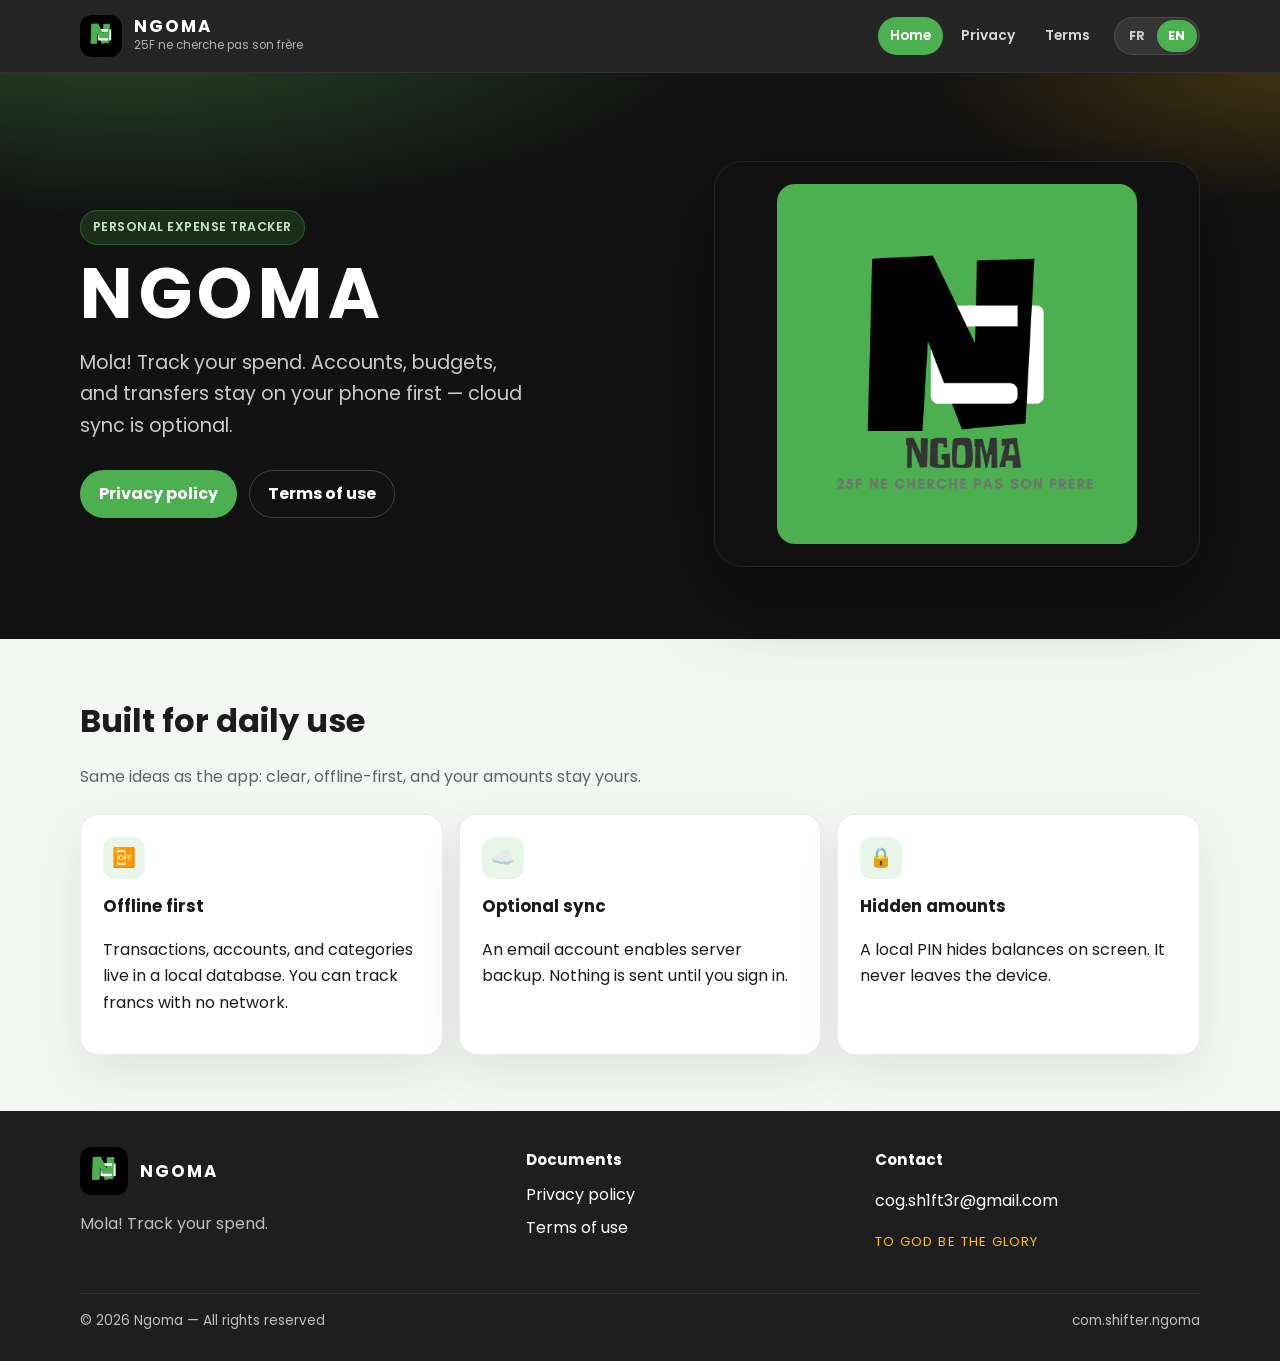
<file: index.html>
<!doctype html>
<html lang="fr">
<head>
  <meta charset="utf-8" />
  <meta name="viewport" content="width=device-width, initial-scale=1" />
  <meta name="theme-color" content="#121212" />
  <meta name="description" content="Ngoma — track your spend. Privacy policy and terms of use." />
  <title>Ngoma — Mola ! Track tes dépenses</title>
  <link rel="icon" href="assets/mark.png" />
  <link rel="apple-touch-icon" href="assets/mark.png" />
  <link rel="alternate" hreflang="fr" href="index.html?lang=fr" />
  <link rel="alternate" hreflang="en" href="index.html?lang=en" />
  <link rel="preconnect" href="https://fonts.googleapis.com" />
  <link rel="preconnect" href="https://fonts.gstatic.com" crossorigin />
  <link href="https://fonts.googleapis.com/css2?family=Poppins:wght@400;600;700;800&display=swap" rel="stylesheet" />
  <link rel="stylesheet" href="styles.css" />
</head>
<body>
  <a class="skip" href="#contenu">Skip to content</a>
  <header class="site-header">
    <div class="wrap header-inner">
      <a class="brand" href="index.html">
        <img class="brand-mark" src="assets/mark.png" alt="Ngoma logo" />
        <span class="brand-text">
          <strong>NGOMA</strong>
          <small>25F ne cherche pas son frère</small>
        </span>
      </a>
      <div class="header-actions">
        <nav class="nav" data-lang="fr" aria-label="Principal">
          <a href="index.html" class="active">Accueil</a>
          <a href="privacy.html">Confidentialité</a>
          <a href="terms.html">Conditions</a>
        </nav>
        <nav class="nav" data-lang="en" hidden aria-label="Main">
          <a href="index.html" class="active">Home</a>
          <a href="privacy.html">Privacy</a>
          <a href="terms.html">Terms</a>
        </nav>
        <div class="lang-switch" role="group" aria-label="Language">
          <button type="button" data-set-lang="fr" aria-pressed="true">FR</button>
          <button type="button" data-set-lang="en" aria-pressed="false">EN</button>
        </div>
      </div>
    </div>
  </header>

  <main id="contenu">
    <section class="hero">
      <div class="wrap hero-grid">
        <div data-lang="fr">
          <span class="eyebrow">Application de suivi des dépenses</span>
          <h1>NGOMA</h1>
          <p class="lead">Mola ! Track tes dépenses. Tes comptes, budgets et virements restent d’abord sur ton téléphone — la synchro cloud est optionnelle.</p>
          <div class="cta-row">
            <a class="btn btn-primary" href="privacy.html">Politique de confidentialité</a>
            <a class="btn btn-ghost" href="terms.html">Conditions générales</a>
          </div>
        </div>
        <div data-lang="en" hidden>
          <span class="eyebrow">Personal expense tracker</span>
          <h1>NGOMA</h1>
          <p class="lead">Mola! Track your spend. Accounts, budgets, and transfers stay on your phone first — cloud sync is optional.</p>
          <div class="cta-row">
            <a class="btn btn-primary" href="privacy.html">Privacy policy</a>
            <a class="btn btn-ghost" href="terms.html">Terms of use</a>
          </div>
        </div>
        <div class="logo-card">
          <img src="assets/logo.png" alt="Ngoma — 25F ne cherche pas son frère" />
        </div>
      </div>
    </section>

    <section class="section">
      <div class="wrap">
        <div data-lang="fr">
          <h2>Conçu pour le quotidien</h2>
          <p class="muted">Les mêmes principes que dans l’app : clair, hors-ligne d’abord, et tes montants restent les tiens.</p>
          <div class="cards">
            <article class="card">
              <div class="icon-dot" aria-hidden="true">📴</div>
              <h3>Hors-ligne d’abord</h3>
              <p>Écritures, comptes et catégories vivent dans une base locale. Tu peux suivre tes francs sans réseau.</p>
            </article>
            <article class="card">
              <div class="icon-dot" aria-hidden="true">☁️</div>
              <h3>Synchro optionnelle</h3>
              <p>Un compte e-mail permet la sauvegarde serveur. Rien n’est envoyé tant que tu n’es pas connecté.</p>
            </article>
            <article class="card">
              <div class="icon-dot" aria-hidden="true">🔒</div>
              <h3>Montants masqués</h3>
              <p>Un PIN local cache les soldes à l’écran. Il ne quitte pas l’appareil.</p>
            </article>
          </div>
        </div>
        <div data-lang="en" hidden>
          <h2>Built for daily use</h2>
          <p class="muted">Same ideas as the app: clear, offline-first, and your amounts stay yours.</p>
          <div class="cards">
            <article class="card">
              <div class="icon-dot" aria-hidden="true">📴</div>
              <h3>Offline first</h3>
              <p>Transactions, accounts, and categories live in a local database. You can track francs with no network.</p>
            </article>
            <article class="card">
              <div class="icon-dot" aria-hidden="true">☁️</div>
              <h3>Optional sync</h3>
              <p>An email account enables server backup. Nothing is sent until you sign in.</p>
            </article>
            <article class="card">
              <div class="icon-dot" aria-hidden="true">🔒</div>
              <h3>Hidden amounts</h3>
              <p>A local PIN hides balances on screen. It never leaves the device.</p>
            </article>
          </div>
        </div>
      </div>
    </section>
  </main>

  <footer class="site-footer">
    <div class="wrap">
      <div class="footer-grid">
        <div>
          <a class="brand" href="index.html">
            <img class="brand-mark" src="assets/mark.png" alt="" />
            <span class="brand-text"><strong>NGOMA</strong></span>
          </a>
          <p data-lang="fr">Mola ! Track tes dépenses.</p>
          <p data-lang="en" hidden>Mola! Track your spend.</p>
        </div>
        <div>
          <h3 data-lang="fr">Documents</h3>
          <h3 data-lang="en" hidden>Documents</h3>
          <ul data-lang="fr">
            <li><a href="privacy.html">Politique de confidentialité</a></li>
            <li><a href="terms.html">Conditions générales</a></li>
          </ul>
          <ul data-lang="en" hidden>
            <li><a href="privacy.html">Privacy policy</a></li>
            <li><a href="terms.html">Terms of use</a></li>
          </ul>
        </div>
        <div>
          <h3>Contact</h3>
          <p><a href="mailto:cog.sh1ft3r@gmail.com">cog.sh1ft3r@gmail.com</a></p>
          <p class="glory">TO GOD BE THE GLORY</p>
        </div>
      </div>
      <div class="copy">
        <span data-lang="fr">© 2026 Ngoma — Tous droits réservés</span>
        <span data-lang="en" hidden>© 2026 Ngoma — All rights reserved</span>
        <span>com.shifter.ngoma</span>
      </div>
    </div>
  </footer>
  <script src="lang.js"></script>
</body>
</html>
</file>
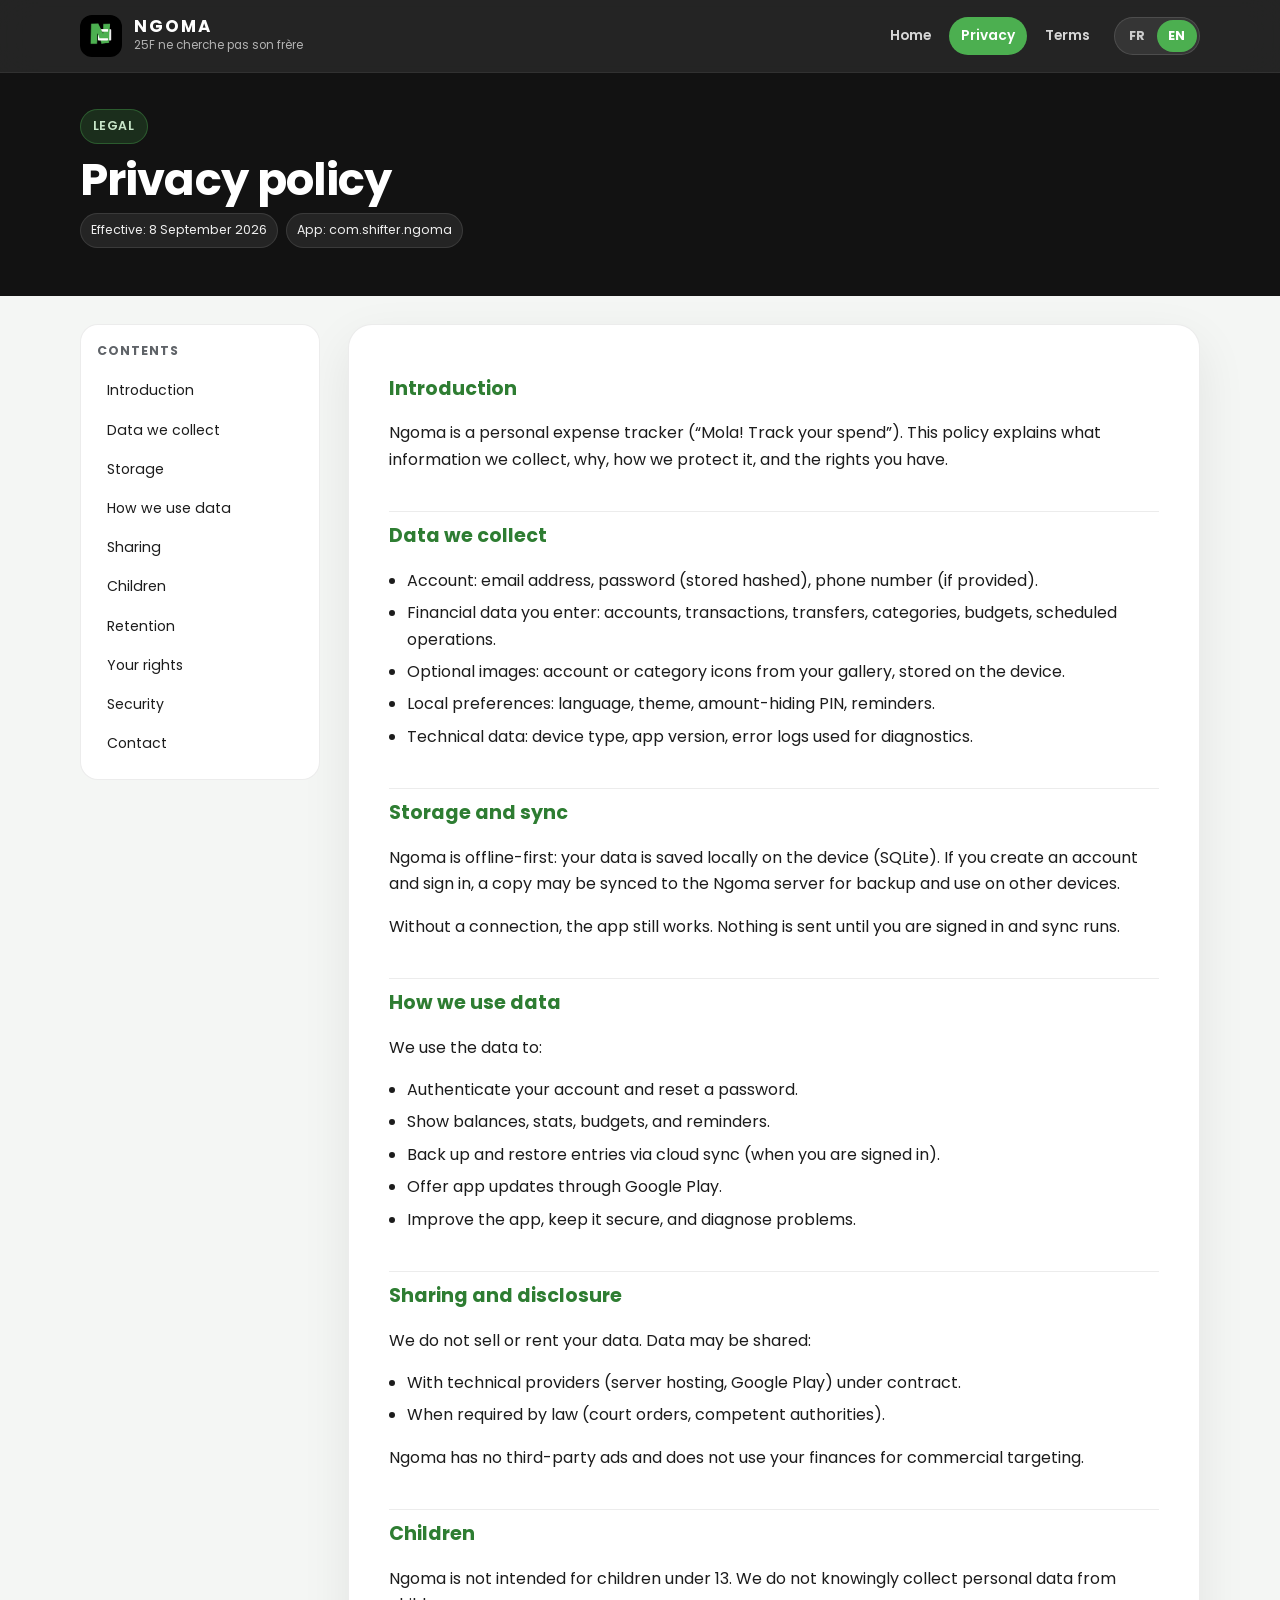
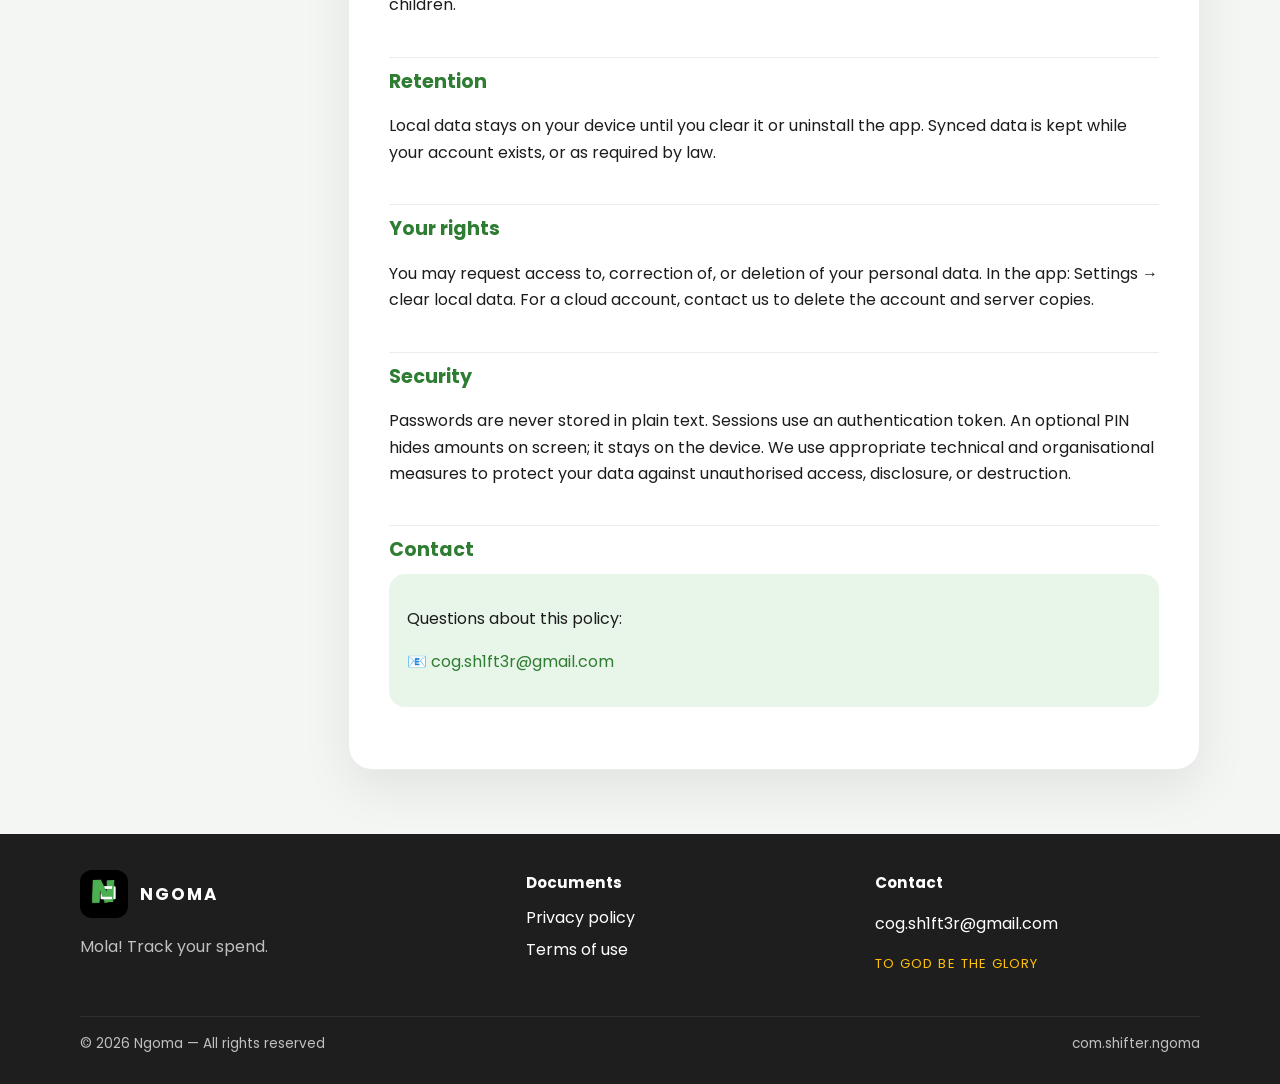
<file: privacy.html>
<!doctype html>
<html lang="fr">
<head>
  <meta charset="utf-8" />
  <meta name="viewport" content="width=device-width, initial-scale=1" />
  <meta name="theme-color" content="#121212" />
  <meta name="description" content="Privacy policy for the Ngoma app." />
  <title>Privacy policy — Ngoma</title>
  <link rel="icon" href="assets/mark.png" />
  <link rel="apple-touch-icon" href="assets/mark.png" />
  <link rel="alternate" hreflang="fr" href="privacy.html?lang=fr" />
  <link rel="alternate" hreflang="en" href="privacy.html?lang=en" />
  <link rel="preconnect" href="https://fonts.googleapis.com" />
  <link rel="preconnect" href="https://fonts.gstatic.com" crossorigin />
  <link href="https://fonts.googleapis.com/css2?family=Poppins:wght@400;600;700;800&display=swap" rel="stylesheet" />
  <link rel="stylesheet" href="styles.css" />
</head>
<body>
  <a class="skip" href="#contenu">Skip to content</a>
  <header class="site-header">
    <div class="wrap header-inner">
      <a class="brand" href="index.html">
        <img class="brand-mark" src="assets/mark.png" alt="Ngoma logo" />
        <span class="brand-text">
          <strong>NGOMA</strong>
          <small>25F ne cherche pas son frère</small>
        </span>
      </a>
      <div class="header-actions">
        <nav class="nav" data-lang="fr" aria-label="Principal">
          <a href="index.html">Accueil</a>
          <a href="privacy.html" class="active">Confidentialité</a>
          <a href="terms.html">Conditions</a>
        </nav>
        <nav class="nav" data-lang="en" hidden aria-label="Main">
          <a href="index.html">Home</a>
          <a href="privacy.html" class="active">Privacy</a>
          <a href="terms.html">Terms</a>
        </nav>
        <div class="lang-switch" role="group" aria-label="Language">
          <button type="button" data-set-lang="fr">FR</button>
          <button type="button" data-set-lang="en">EN</button>
        </div>
      </div>
    </div>
  </header>

  <header class="doc-hero">
    <div class="wrap">
      <div data-lang="fr">
        <span class="eyebrow">Documents légaux</span>
        <h1>Politique de confidentialité</h1>
        <div class="doc-meta">
          <span class="chip">Effective : 8 septembre 2026</span>
          <span class="chip">App : com.shifter.ngoma</span>
        </div>
      </div>
      <div data-lang="en" hidden>
        <span class="eyebrow">Legal</span>
        <h1>Privacy policy</h1>
        <div class="doc-meta">
          <span class="chip">Effective: 8 September 2026</span>
          <span class="chip">App: com.shifter.ngoma</span>
        </div>
      </div>
    </div>
  </header>

  <div class="wrap doc-layout" id="contenu">
    <aside class="toc" data-lang="fr">
      <h2>Sommaire</h2>
      <div class="toc-links">
        <a href="#intro">Introduction</a>
        <a href="#donnees">Données collectées</a>
        <a href="#stockage">Stockage</a>
        <a href="#usage">Utilisation</a>
        <a href="#partage">Partage</a>
        <a href="#mineurs">Mineurs</a>
        <a href="#conservation">Conservation</a>
        <a href="#droits">Vos droits</a>
        <a href="#securite">Sécurité</a>
        <a href="#contact">Contact</a>
      </div>
    </aside>
    <aside class="toc" data-lang="en" hidden>
      <h2>Contents</h2>
      <div class="toc-links">
        <a href="#intro-en">Introduction</a>
        <a href="#data">Data we collect</a>
        <a href="#storage">Storage</a>
        <a href="#use">How we use data</a>
        <a href="#sharing">Sharing</a>
        <a href="#children">Children</a>
        <a href="#retention">Retention</a>
        <a href="#rights">Your rights</a>
        <a href="#security">Security</a>
        <a href="#contact-en">Contact</a>
      </div>
    </aside>

    <article class="article" data-lang="fr">
      <section id="intro">
        <h2>Introduction</h2>
        <p>
          Ngoma est une application de suivi des dépenses personnelles
          («&nbsp;Mola&nbsp;! Track tes dépenses&nbsp;»).
          Cette Politique explique quelles informations nous collectons, pourquoi,
          comment nous les protégeons et les droits dont vous disposez.
        </p>
      </section>
      <section id="donnees">
        <h2>Données collectées</h2>
        <ul>
          <li>Compte : adresse e-mail, mot de passe (stocké de façon hachée), numéro de téléphone (si fourni).</li>
          <li>Données financières que vous saisissez : comptes, transactions, virements, catégories, budgets, opérations planifiées.</li>
          <li>Images facultatives : icônes de comptes ou de catégories choisies depuis votre galerie, stockées sur l’appareil.</li>
          <li>Préférences locales : langue, thème, PIN de masquage des montants, rappels.</li>
          <li>Données techniques : type d’appareil, version de l’app, journaux d’erreur utiles au diagnostic.</li>
        </ul>
      </section>
      <section id="stockage">
        <h2>Stockage et synchronisation</h2>
        <p>
          Ngoma fonctionne d’abord hors ligne : vos données sont enregistrées localement
          sur l’appareil (base SQLite). Si vous créez un compte et vous connectez,
          une copie peut être synchronisée avec le serveur Ngoma pour sauvegarde
          et utilisation sur d’autres appareils.
        </p>
        <p>
          Sans connexion, l’app reste utilisable ; rien n’est envoyé tant que vous
          n’êtes pas identifié et que la synchro n’est pas déclenchée.
        </p>
      </section>
      <section id="usage">
        <h2>Utilisation des données</h2>
        <p>Nous utilisons les données pour :</p>
        <ul>
          <li>Authentifier votre compte et réinitialiser un mot de passe.</li>
          <li>Afficher soldes, statistiques, budgets et rappels.</li>
          <li>Sauvegarder et restaurer vos écritures via la synchro cloud (si vous êtes connecté).</li>
          <li>Proposer les mises à jour de l’application via Google Play.</li>
          <li>Améliorer l’application, assurer la sécurité et diagnostiquer des problèmes.</li>
        </ul>
      </section>
      <section id="partage">
        <h2>Partage et divulgation</h2>
        <p>Nous ne vendons pas et ne louons pas vos données. Les données peuvent être partagées :</p>
        <ul>
          <li>Avec des prestataires techniques (hébergement du serveur, Google Play) sous contrat.</li>
          <li>Lorsque la loi l’exige (ordres judiciaires, autorités compétentes).</li>
        </ul>
        <p>Ngoma ne contient pas de publicité tierce et n’utilise pas vos finances à des fins commerciales.</p>
      </section>
      <section id="mineurs">
        <h2>Mineurs</h2>
        <p>
          Ngoma n’est pas destinée aux enfants de moins de 13 ans.
          Nous ne collectons pas sciemment de données personnelles auprès de mineurs.
        </p>
      </section>
      <section id="conservation">
        <h2>Conservation</h2>
        <p>
          Les données locales restent sur votre appareil jusqu’à ce que vous les
          effaciez ou désinstalliez l’application. Les données synchronisées sont
          conservées tant que votre compte existe, ou selon les obligations légales.
        </p>
      </section>
      <section id="droits">
        <h2>Vos droits</h2>
        <p>
          Vous pouvez demander l’accès, la rectification ou la suppression de vos données personnelles.
          Dans l’application : Paramètres → effacer les données locales.
          Pour un compte cloud, contactez-nous pour suppression du compte et des copies serveur.
        </p>
      </section>
      <section id="securite">
        <h2>Sécurité</h2>
        <p>
          Le mot de passe n’est jamais stocké en clair. La session utilise un jeton d’authentification.
          Un PIN optionnel masque les montants à l’écran ; il reste sur l’appareil.
          Nous mettons en place des moyens techniques et organisationnels appropriés pour protéger vos données
          contre tout accès non autorisé, divulgation ou destruction.
        </p>
      </section>
      <section id="contact">
        <h2>Contact</h2>
        <div class="contact-box">
          <p>Pour toute question concernant cette Politique :</p>
          <p>📧 <a href="mailto:cog.sh1ft3r@gmail.com">cog.sh1ft3r@gmail.com</a></p>
        </div>
      </section>
    </article>

    <article class="article" data-lang="en" hidden>
      <section id="intro-en">
        <h2>Introduction</h2>
        <p>
          Ngoma is a personal expense tracker (“Mola! Track your spend”).
          This policy explains what information we collect, why, how we protect it,
          and the rights you have.
        </p>
      </section>
      <section id="data">
        <h2>Data we collect</h2>
        <ul>
          <li>Account: email address, password (stored hashed), phone number (if provided).</li>
          <li>Financial data you enter: accounts, transactions, transfers, categories, budgets, scheduled operations.</li>
          <li>Optional images: account or category icons from your gallery, stored on the device.</li>
          <li>Local preferences: language, theme, amount-hiding PIN, reminders.</li>
          <li>Technical data: device type, app version, error logs used for diagnostics.</li>
        </ul>
      </section>
      <section id="storage">
        <h2>Storage and sync</h2>
        <p>
          Ngoma is offline-first: your data is saved locally on the device (SQLite).
          If you create an account and sign in, a copy may be synced to the Ngoma
          server for backup and use on other devices.
        </p>
        <p>
          Without a connection, the app still works. Nothing is sent until you are
          signed in and sync runs.
        </p>
      </section>
      <section id="use">
        <h2>How we use data</h2>
        <p>We use the data to:</p>
        <ul>
          <li>Authenticate your account and reset a password.</li>
          <li>Show balances, stats, budgets, and reminders.</li>
          <li>Back up and restore entries via cloud sync (when you are signed in).</li>
          <li>Offer app updates through Google Play.</li>
          <li>Improve the app, keep it secure, and diagnose problems.</li>
        </ul>
      </section>
      <section id="sharing">
        <h2>Sharing and disclosure</h2>
        <p>We do not sell or rent your data. Data may be shared:</p>
        <ul>
          <li>With technical providers (server hosting, Google Play) under contract.</li>
          <li>When required by law (court orders, competent authorities).</li>
        </ul>
        <p>Ngoma has no third-party ads and does not use your finances for commercial targeting.</p>
      </section>
      <section id="children">
        <h2>Children</h2>
        <p>
          Ngoma is not intended for children under 13.
          We do not knowingly collect personal data from children.
        </p>
      </section>
      <section id="retention">
        <h2>Retention</h2>
        <p>
          Local data stays on your device until you clear it or uninstall the app.
          Synced data is kept while your account exists, or as required by law.
        </p>
      </section>
      <section id="rights">
        <h2>Your rights</h2>
        <p>
          You may request access to, correction of, or deletion of your personal data.
          In the app: Settings → clear local data.
          For a cloud account, contact us to delete the account and server copies.
        </p>
      </section>
      <section id="security">
        <h2>Security</h2>
        <p>
          Passwords are never stored in plain text. Sessions use an authentication token.
          An optional PIN hides amounts on screen; it stays on the device.
          We use appropriate technical and organisational measures to protect your data
          against unauthorised access, disclosure, or destruction.
        </p>
      </section>
      <section id="contact-en">
        <h2>Contact</h2>
        <div class="contact-box">
          <p>Questions about this policy:</p>
          <p>📧 <a href="mailto:cog.sh1ft3r@gmail.com">cog.sh1ft3r@gmail.com</a></p>
        </div>
      </section>
    </article>
  </div>

  <footer class="site-footer">
    <div class="wrap">
      <div class="footer-grid">
        <div>
          <a class="brand" href="index.html">
            <img class="brand-mark" src="assets/mark.png" alt="" />
            <span class="brand-text"><strong>NGOMA</strong></span>
          </a>
          <p data-lang="fr">Mola ! Track tes dépenses.</p>
          <p data-lang="en" hidden>Mola! Track your spend.</p>
        </div>
        <div>
          <h3 data-lang="fr">Documents</h3>
          <h3 data-lang="en" hidden>Documents</h3>
          <ul data-lang="fr">
            <li><a href="privacy.html">Politique de confidentialité</a></li>
            <li><a href="terms.html">Conditions générales</a></li>
          </ul>
          <ul data-lang="en" hidden>
            <li><a href="privacy.html">Privacy policy</a></li>
            <li><a href="terms.html">Terms of use</a></li>
          </ul>
        </div>
        <div>
          <h3>Contact</h3>
          <p><a href="mailto:cog.sh1ft3r@gmail.com">cog.sh1ft3r@gmail.com</a></p>
          <p class="glory">TO GOD BE THE GLORY</p>
        </div>
      </div>
      <div class="copy">
        <span data-lang="fr">© 2026 Ngoma — Tous droits réservés</span>
        <span data-lang="en" hidden>© 2026 Ngoma — All rights reserved</span>
        <span>com.shifter.ngoma</span>
      </div>
    </div>
  </footer>
  <script src="lang.js"></script>
</body>
</html>
</file>
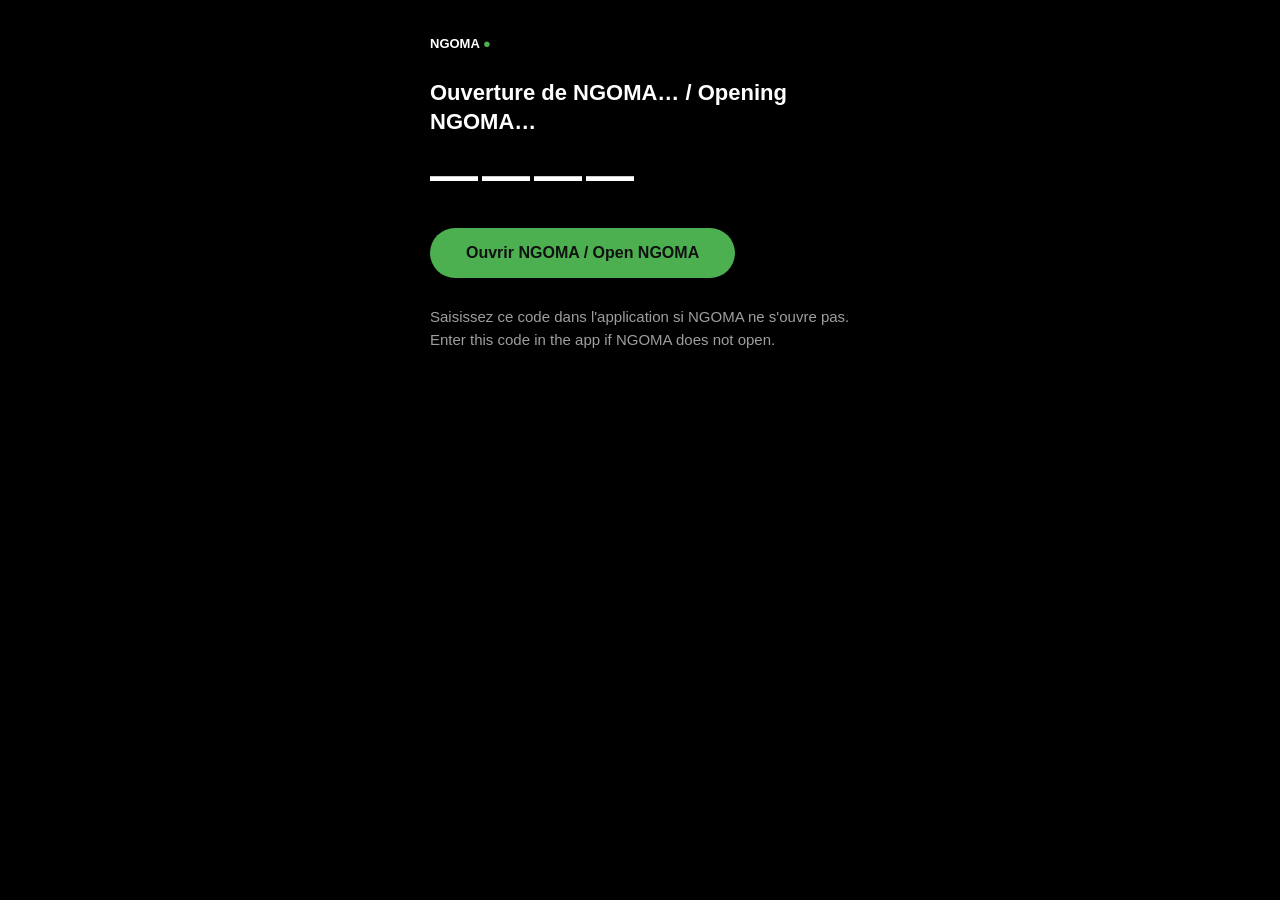
<file: reset.html>
<!doctype html>
<html lang="fr">
<head>
  <meta charset="utf-8" />
  <meta name="viewport" content="width=device-width, initial-scale=1" />
  <meta name="theme-color" content="#000000" />
  <title>NGOMA — Réinitialisation / Password reset</title>
  <link rel="icon" href="assets/mark.png" />
  <style>
    html, body { margin: 0; background: #000; color: #fff; font-family: Arial, Helvetica, sans-serif; }
    main { max-width: 420px; margin: 0 auto; padding: 36px 24px 48px; }
    .brand { margin: 0 0 28px; font-size: 13px; font-weight: 700; }
    .dot { color: #4caf50; }
    h1 { margin: 0 0 16px; font-size: 22px; line-height: 1.3; }
    .code { margin: 0 0 28px; font-size: 48px; line-height: 1; font-weight: 700; letter-spacing: 4px; }
    .btn { display: inline-block; background: #4caf50; color: #111; text-decoration: none; font-weight: 700; font-size: 16px; padding: 16px 36px; border-radius: 999px; }
    .note { margin: 28px 0 0; color: #9e9e9e; font-size: 15px; line-height: 1.5; }
  </style>
</head>
<body>
  <main>
    <p class="brand">NGOMA <span class="dot">●</span></p>
    <h1 id="title">Ouverture de NGOMA… / Opening NGOMA…</h1>
    <p id="code" class="code">————</p>
    <a id="open" class="btn" href="#">Ouvrir NGOMA / Open NGOMA</a>
    <p class="note">
      Saisissez ce code dans l'application si NGOMA ne s'ouvre pas.<br>
      Enter this code in the app if NGOMA does not open.
    </p>
  </main>
  <script>
    const params = new URLSearchParams(location.search);
    const token = params.get('token') || '';
    const stay = params.get('stay') === '1';
    const android = /Android/i.test(navigator.userAgent || '');
    const appLink = 'com.shifter.ngoma://login-callback/?type=recovery&token=' + encodeURIComponent(token);
    const intentLink = 'intent://login-callback/?type=recovery&token=' + encodeURIComponent(token)
      + '#Intent;scheme=com.shifter.ngoma;package=com.shifter.ngoma;end';
    const target = android ? intentLink : appLink;

    const codeEl = document.getElementById('code');
    const openEl = document.getElementById('open');
    if (token) codeEl.textContent = token;
    openEl.href = target;

    if (token && !stay) {
      window.location.replace(target);
    }
  </script>
</body>
</html>
</file>
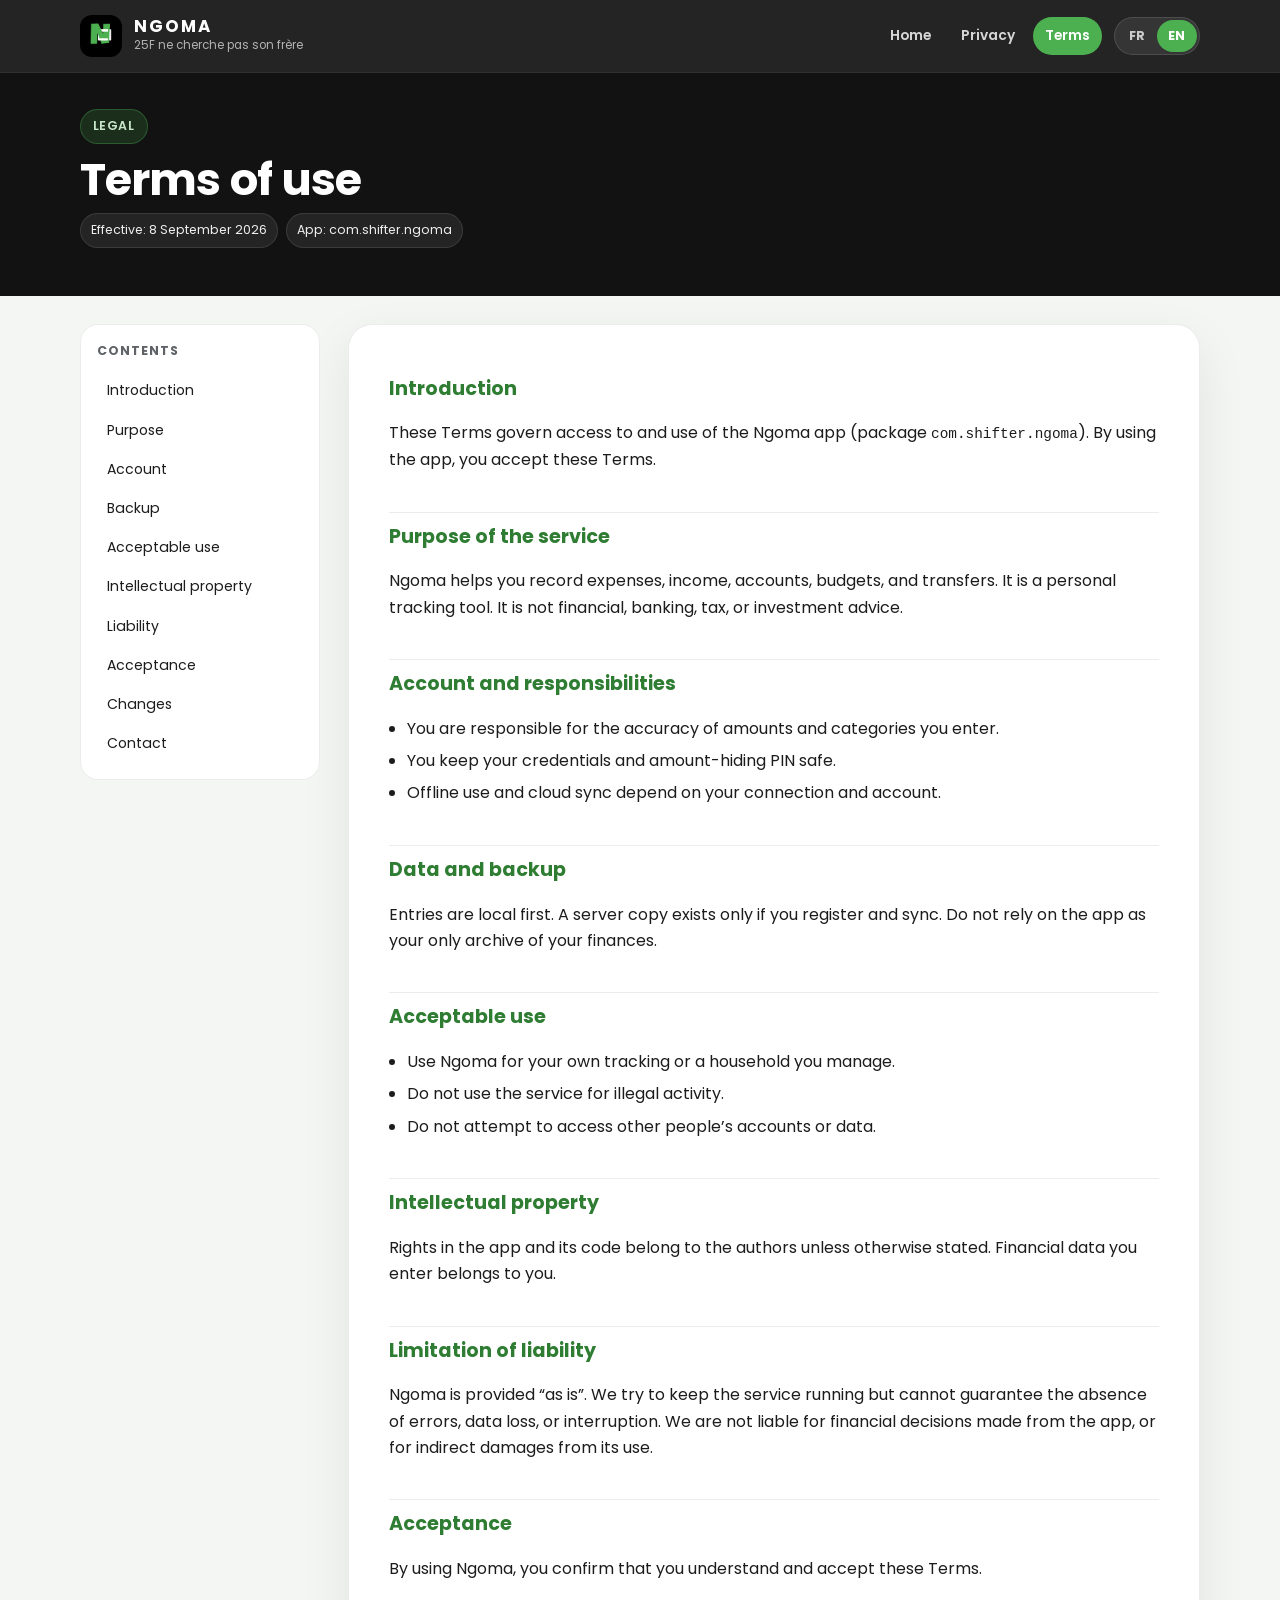
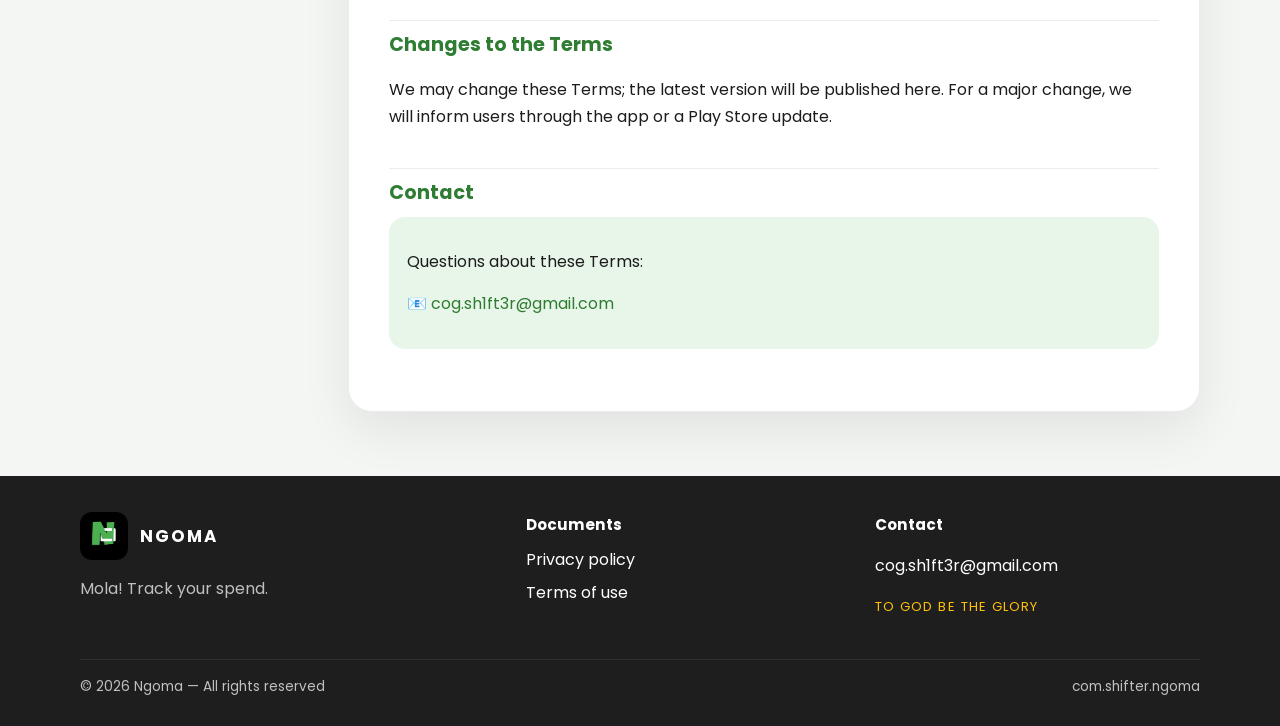
<file: terms.html>
<!doctype html>
<html lang="fr">
<head>
  <meta charset="utf-8" />
  <meta name="viewport" content="width=device-width, initial-scale=1" />
  <meta name="theme-color" content="#121212" />
  <meta name="description" content="Terms of use for the Ngoma app." />
  <title>Terms of use — Ngoma</title>
  <link rel="icon" href="assets/mark.png" />
  <link rel="apple-touch-icon" href="assets/mark.png" />
  <link rel="alternate" hreflang="fr" href="terms.html?lang=fr" />
  <link rel="alternate" hreflang="en" href="terms.html?lang=en" />
  <link rel="preconnect" href="https://fonts.googleapis.com" />
  <link rel="preconnect" href="https://fonts.gstatic.com" crossorigin />
  <link href="https://fonts.googleapis.com/css2?family=Poppins:wght@400;600;700;800&display=swap" rel="stylesheet" />
  <link rel="stylesheet" href="styles.css" />
</head>
<body>
  <a class="skip" href="#contenu">Skip to content</a>
  <header class="site-header">
    <div class="wrap header-inner">
      <a class="brand" href="index.html">
        <img class="brand-mark" src="assets/mark.png" alt="Ngoma logo" />
        <span class="brand-text">
          <strong>NGOMA</strong>
          <small>25F ne cherche pas son frère</small>
        </span>
      </a>
      <div class="header-actions">
        <nav class="nav" data-lang="fr" aria-label="Principal">
          <a href="index.html">Accueil</a>
          <a href="privacy.html">Confidentialité</a>
          <a href="terms.html" class="active">Conditions</a>
        </nav>
        <nav class="nav" data-lang="en" hidden aria-label="Main">
          <a href="index.html">Home</a>
          <a href="privacy.html">Privacy</a>
          <a href="terms.html" class="active">Terms</a>
        </nav>
        <div class="lang-switch" role="group" aria-label="Language">
          <button type="button" data-set-lang="fr">FR</button>
          <button type="button" data-set-lang="en">EN</button>
        </div>
      </div>
    </div>
  </header>

  <header class="doc-hero">
    <div class="wrap">
      <div data-lang="fr">
        <span class="eyebrow">Documents légaux</span>
        <h1>Conditions générales d’utilisation</h1>
        <div class="doc-meta">
          <span class="chip">Effective : 8 septembre 2026</span>
          <span class="chip">App : com.shifter.ngoma</span>
        </div>
      </div>
      <div data-lang="en" hidden>
        <span class="eyebrow">Legal</span>
        <h1>Terms of use</h1>
        <div class="doc-meta">
          <span class="chip">Effective: 8 September 2026</span>
          <span class="chip">App: com.shifter.ngoma</span>
        </div>
      </div>
    </div>
  </header>

  <div class="wrap doc-layout" id="contenu">
    <aside class="toc" data-lang="fr">
      <h2>Sommaire</h2>
      <div class="toc-links">
        <a href="#intro">Introduction</a>
        <a href="#objet">Objet</a>
        <a href="#compte">Compte</a>
        <a href="#sauvegarde">Sauvegarde</a>
        <a href="#usage">Usage</a>
        <a href="#propriete">Propriété</a>
        <a href="#responsabilite">Responsabilité</a>
        <a href="#acceptation">Acceptation</a>
        <a href="#modification">Modifications</a>
        <a href="#contact">Contact</a>
      </div>
    </aside>
    <aside class="toc" data-lang="en" hidden>
      <h2>Contents</h2>
      <div class="toc-links">
        <a href="#intro-en">Introduction</a>
        <a href="#purpose">Purpose</a>
        <a href="#account">Account</a>
        <a href="#backup">Backup</a>
        <a href="#acceptable">Acceptable use</a>
        <a href="#ip">Intellectual property</a>
        <a href="#liability">Liability</a>
        <a href="#acceptance">Acceptance</a>
        <a href="#changes">Changes</a>
        <a href="#contact-en">Contact</a>
      </div>
    </aside>

    <article class="article" data-lang="fr">
      <section id="intro">
        <h2>Introduction</h2>
        <p>
          Les présentes Conditions régissent l’accès et l’utilisation de l’application Ngoma
          (package <code>com.shifter.ngoma</code>).
          En utilisant l’application, vous acceptez ces Conditions.
        </p>
      </section>
      <section id="objet">
        <h2>Objet du service</h2>
        <p>
          Ngoma vous aide à enregistrer dépenses, revenus, comptes, budgets et virements.
          C’est un outil de suivi personnel. Elle ne constitue pas un conseil financier,
          bancaire, fiscal ou d’investissement.
        </p>
      </section>
      <section id="compte">
        <h2>Compte et responsabilités</h2>
        <ul>
          <li>Vous êtes responsable de l’exactitude des montants et catégories que vous saisissez.</li>
          <li>Vous protégez vos identifiants et le PIN de masquage des montants.</li>
          <li>L’usage hors ligne et la synchro cloud relèvent de votre connexion et de votre compte.</li>
        </ul>
      </section>
      <section id="sauvegarde">
        <h2>Données et sauvegarde</h2>
        <p>
          Les écritures sont d’abord locales. Une copie serveur n’existe que si vous
          vous inscrivez et synchronisez. Nous recommandons de ne pas compter sur
          l’app comme unique archive de vos finances.
        </p>
      </section>
      <section id="usage">
        <h2>Usage acceptable</h2>
        <ul>
          <li>Utilisez Ngoma pour votre suivi personnel ou celui d’un foyer que vous gérez.</li>
          <li>N’utilisez pas le service pour des activités illégales.</li>
          <li>N’essayez pas d’accéder aux comptes ou données d’autrui.</li>
        </ul>
      </section>
      <section id="propriete">
        <h2>Propriété intellectuelle</h2>
        <p>
          Les droits sur l’application et son code sont détenus par les auteurs (sauf mentions contraires).
          Les données financières que vous saisissez vous appartiennent.
        </p>
      </section>
      <section id="responsabilite">
        <h2>Limitation de responsabilité</h2>
        <p>
          Ngoma est fournie «&nbsp;en l’état&nbsp;». Nous faisons nos meilleurs efforts pour
          assurer le service mais ne pouvons garantir l’absence d’erreurs, de perte de données
          ou d’interruption. Nous déclinons toute responsabilité en cas de décisions
          financières prises à partir de l’application, ou de dommages indirects liés à son usage.
        </p>
      </section>
      <section id="acceptation">
        <h2>Acceptation</h2>
        <p>En utilisant Ngoma, vous affirmez comprendre et accepter ces Conditions.</p>
      </section>
      <section id="modification">
        <h2>Modification des Conditions</h2>
        <p>
          Nous pouvons modifier ces Conditions ; la version la plus récente sera publiée ici.
          En cas de modification majeure, nous informerons les utilisateurs via l’application
          ou une mise à jour Play Store.
        </p>
      </section>
      <section id="contact">
        <h2>Contact</h2>
        <div class="contact-box">
          <p>Pour toute question concernant ces Conditions :</p>
          <p>📧 <a href="mailto:cog.sh1ft3r@gmail.com">cog.sh1ft3r@gmail.com</a></p>
        </div>
      </section>
    </article>

    <article class="article" data-lang="en" hidden>
      <section id="intro-en">
        <h2>Introduction</h2>
        <p>
          These Terms govern access to and use of the Ngoma app
          (package <code>com.shifter.ngoma</code>).
          By using the app, you accept these Terms.
        </p>
      </section>
      <section id="purpose">
        <h2>Purpose of the service</h2>
        <p>
          Ngoma helps you record expenses, income, accounts, budgets, and transfers.
          It is a personal tracking tool. It is not financial, banking, tax, or investment advice.
        </p>
      </section>
      <section id="account">
        <h2>Account and responsibilities</h2>
        <ul>
          <li>You are responsible for the accuracy of amounts and categories you enter.</li>
          <li>You keep your credentials and amount-hiding PIN safe.</li>
          <li>Offline use and cloud sync depend on your connection and account.</li>
        </ul>
      </section>
      <section id="backup">
        <h2>Data and backup</h2>
        <p>
          Entries are local first. A server copy exists only if you register and sync.
          Do not rely on the app as your only archive of your finances.
        </p>
      </section>
      <section id="acceptable">
        <h2>Acceptable use</h2>
        <ul>
          <li>Use Ngoma for your own tracking or a household you manage.</li>
          <li>Do not use the service for illegal activity.</li>
          <li>Do not attempt to access other people’s accounts or data.</li>
        </ul>
      </section>
      <section id="ip">
        <h2>Intellectual property</h2>
        <p>
          Rights in the app and its code belong to the authors unless otherwise stated.
          Financial data you enter belongs to you.
        </p>
      </section>
      <section id="liability">
        <h2>Limitation of liability</h2>
        <p>
          Ngoma is provided “as is”. We try to keep the service running but cannot
          guarantee the absence of errors, data loss, or interruption. We are not
          liable for financial decisions made from the app, or for indirect damages
          from its use.
        </p>
      </section>
      <section id="acceptance">
        <h2>Acceptance</h2>
        <p>By using Ngoma, you confirm that you understand and accept these Terms.</p>
      </section>
      <section id="changes">
        <h2>Changes to the Terms</h2>
        <p>
          We may change these Terms; the latest version will be published here.
          For a major change, we will inform users through the app or a Play Store update.
        </p>
      </section>
      <section id="contact-en">
        <h2>Contact</h2>
        <div class="contact-box">
          <p>Questions about these Terms:</p>
          <p>📧 <a href="mailto:cog.sh1ft3r@gmail.com">cog.sh1ft3r@gmail.com</a></p>
        </div>
      </section>
    </article>
  </div>

  <footer class="site-footer">
    <div class="wrap">
      <div class="footer-grid">
        <div>
          <a class="brand" href="index.html">
            <img class="brand-mark" src="assets/mark.png" alt="" />
            <span class="brand-text"><strong>NGOMA</strong></span>
          </a>
          <p data-lang="fr">Mola ! Track tes dépenses.</p>
          <p data-lang="en" hidden>Mola! Track your spend.</p>
        </div>
        <div>
          <h3 data-lang="fr">Documents</h3>
          <h3 data-lang="en" hidden>Documents</h3>
          <ul data-lang="fr">
            <li><a href="privacy.html">Politique de confidentialité</a></li>
            <li><a href="terms.html">Conditions générales</a></li>
          </ul>
          <ul data-lang="en" hidden>
            <li><a href="privacy.html">Privacy policy</a></li>
            <li><a href="terms.html">Terms of use</a></li>
          </ul>
        </div>
        <div>
          <h3>Contact</h3>
          <p><a href="mailto:cog.sh1ft3r@gmail.com">cog.sh1ft3r@gmail.com</a></p>
          <p class="glory">TO GOD BE THE GLORY</p>
        </div>
      </div>
      <div class="copy">
        <span data-lang="fr">© 2026 Ngoma — Tous droits réservés</span>
        <span data-lang="en" hidden>© 2026 Ngoma — All rights reserved</span>
        <span>com.shifter.ngoma</span>
      </div>
    </div>
  </footer>
  <script src="lang.js"></script>
</body>
</html>
</file>
<file: styles.css>
:root {
  --green: #4caf50;
  --green-dark: #2e7d32;
  --green-soft: #e8f5e9;
  --amber: #ffc107;
  --ink: #121212;
  --ink-2: #1e1e1e;
  --text: #1c1c1c;
  --muted: #5f6368;
  --line: rgba(18, 18, 18, 0.08);
  --paper: #ffffff;
  --bg: #f4f6f4;
  --radius: 18px;
  --shadow: 0 18px 50px rgba(18, 18, 18, 0.08);
  --max: 1120px;
  --header-h: 72px;
}

* { box-sizing: border-box; }
html { scroll-behavior: smooth; overflow-x: clip; }
body {
  margin: 0;
  color: var(--text);
  background: var(--bg);
  font-family: Poppins, -apple-system, "Segoe UI", Roboto, sans-serif;
  line-height: 1.65;
  -webkit-font-smoothing: antialiased;
  overflow-x: clip;
}

img { max-width: 100%; display: block; }
a { color: var(--green-dark); text-decoration: none; }
a:hover { text-decoration: underline; }
[hidden] { display: none !important; }

.wrap {
  width: min(var(--max), calc(100% - 32px));
  margin-inline: auto;
  min-width: 0;
}

.skip {
  position: absolute;
  left: -999px;
  top: 8px;
  background: var(--amber);
  color: #111;
  padding: 8px 12px;
  border-radius: 8px;
  z-index: 20;
}
.skip:focus { left: 12px; }

.site-header {
  position: sticky;
  top: 0;
  z-index: 10;
  background: rgba(18, 18, 18, 0.92);
  color: #fff;
  backdrop-filter: blur(16px);
  border-bottom: 1px solid rgba(255,255,255,0.06);
}
.header-inner {
  min-height: var(--header-h);
  display: flex;
  align-items: center;
  justify-content: space-between;
  gap: 16px;
}
.brand {
  display: flex;
  align-items: center;
  gap: 12px;
  color: #fff;
  text-decoration: none;
  min-width: 0;
}
.brand:hover { text-decoration: none; }
.brand-mark {
  width: 42px;
  height: 42px;
  border-radius: 12px;
  object-fit: cover;
  background: #000;
  flex: 0 0 auto;
}
.brand-text { display: flex; flex-direction: column; min-width: 0; }
.brand-text strong {
  font-size: 1.05rem;
  letter-spacing: 0.12em;
  line-height: 1.1;
}
.brand-text small {
  color: rgba(255,255,255,0.65);
  font-size: 0.72rem;
  white-space: nowrap;
  overflow: hidden;
  text-overflow: ellipsis;
  max-width: 42vw;
}

.nav {
  display: flex;
  flex-wrap: wrap;
  justify-content: flex-end;
  gap: 6px;
}
.nav a {
  color: rgba(255,255,255,0.82);
  text-decoration: none;
  font-size: 0.86rem;
  font-weight: 600;
  padding: 8px 12px;
  border-radius: 999px;
}
.nav a:hover { background: rgba(255,255,255,0.08); color: #fff; text-decoration: none; }
.nav a.active {
  background: var(--green);
  color: #fff;
}

.lang-switch {
  display: inline-flex;
  align-items: center;
  background: rgba(255,255,255,0.08);
  border: 1px solid rgba(255,255,255,0.12);
  border-radius: 999px;
  padding: 2px;
  margin-left: 4px;
  flex: 0 0 auto;
}
.lang-switch button {
  appearance: none;
  border: 0;
  background: transparent;
  color: rgba(255,255,255,0.75);
  font: inherit;
  font-size: 0.78rem;
  font-weight: 700;
  letter-spacing: 0.04em;
  min-width: 40px;
  min-height: 32px;
  border-radius: 999px;
  cursor: pointer;
}
.lang-switch button.active {
  background: var(--green);
  color: #fff;
}

.header-actions {
  display: flex;
  flex-wrap: wrap;
  align-items: center;
  justify-content: flex-end;
  gap: 8px;
  min-width: 0;
}

.hero {
  background:
    radial-gradient(1200px 400px at 10% -10%, rgba(76,175,80,0.35), transparent 50%),
    radial-gradient(800px 300px at 100% 0%, rgba(255,193,7,0.18), transparent 45%),
    var(--ink);
  color: #fff;
  padding: clamp(36px, 8vw, 88px) 0 72px;
}
.hero-grid {
  display: grid;
  grid-template-columns: minmax(0, 1.1fr) minmax(0, 0.9fr);
  gap: 40px;
  align-items: center;
}
.eyebrow {
  display: inline-flex;
  align-items: center;
  gap: 8px;
  background: rgba(76,175,80,0.18);
  color: #c8e6c9;
  border: 1px solid rgba(76,175,80,0.35);
  border-radius: 999px;
  padding: 6px 12px;
  font-size: 0.78rem;
  font-weight: 600;
  letter-spacing: 0.04em;
  text-transform: uppercase;
}
.hero h1 {
  font-size: clamp(2.2rem, 6vw, 4.4rem);
  line-height: 0.95;
  letter-spacing: 0.08em;
  margin: 16px 0 12px;
}
.hero p.lead {
  font-size: clamp(1rem, 2.2vw, 1.2rem);
  color: rgba(255,255,255,0.78);
  max-width: 38ch;
}
.cta-row { display: flex; flex-wrap: wrap; gap: 12px; margin-top: 28px; }
.btn {
  display: inline-flex;
  align-items: center;
  justify-content: center;
  gap: 8px;
  min-height: 48px;
  padding: 0 18px;
  border-radius: 999px;
  font-weight: 700;
  text-decoration: none;
  border: 1px solid transparent;
}
.btn:hover { text-decoration: none; transform: translateY(-1px); }
.btn-primary { background: var(--green); color: #fff; }
.btn-primary:hover { background: #43a047; color: #fff; }
.btn-ghost { background: transparent; color: #fff; border-color: rgba(255,255,255,0.2); }
.btn-ghost:hover { background: rgba(255,255,255,0.08); color: #fff; }

.logo-card {
  background: #111;
  border: 1px solid rgba(255,255,255,0.08);
  border-radius: 28px;
  padding: 22px;
  box-shadow: 0 30px 80px rgba(0,0,0,0.35);
}
.logo-card img {
  width: min(100%, 360px);
  margin: 0 auto;
  border-radius: 18px;
}

.section { padding: 56px 0; }
.section h2 {
  font-size: clamp(1.4rem, 3vw, 2rem);
  margin: 0 0 8px;
}
.muted { color: var(--muted); }

.cards {
  display: grid;
  grid-template-columns: repeat(3, minmax(0, 1fr));
  gap: 16px;
  margin-top: 24px;
}
.card {
  background: var(--paper);
  border: 1px solid var(--line);
  border-radius: var(--radius);
  padding: 22px;
  box-shadow: var(--shadow);
}
.card h3 { margin: 0 0 8px; font-size: 1.05rem; }
.icon-dot {
  width: 42px;
  height: 42px;
  border-radius: 12px;
  display: grid;
  place-items: center;
  background: var(--green-soft);
  color: var(--green-dark);
  font-size: 1.2rem;
  margin-bottom: 14px;
}

.doc-hero {
  background: var(--ink);
  color: #fff;
  padding: 36px 0 48px;
}
.doc-hero h1 {
  margin: 10px 0 8px;
  font-size: clamp(1.8rem, 4vw, 2.8rem);
  letter-spacing: -0.02em;
  line-height: 1.15;
  overflow-wrap: break-word;
}
.doc-meta {
  display: flex;
  flex-wrap: wrap;
  gap: 8px;
}
.chip {
  background: rgba(255,255,255,0.08);
  border: 1px solid rgba(255,255,255,0.1);
  color: #eee;
  border-radius: 999px;
  padding: 6px 10px;
  font-size: 0.78rem;
}

.doc-layout {
  display: grid;
  grid-template-columns: minmax(0, 240px) minmax(0, 1fr);
  gap: 28px;
  padding: 28px 0 64px;
  align-items: start;
}
.toc {
  position: sticky;
  top: calc(var(--header-h) + 16px);
  background: var(--paper);
  border: 1px solid var(--line);
  border-radius: var(--radius);
  padding: 16px;
  min-width: 0;
}
.toc h2 {
  margin: 0 0 10px;
  font-size: 0.78rem;
  letter-spacing: 0.08em;
  text-transform: uppercase;
  color: var(--muted);
}
.toc a {
  display: block;
  color: var(--text);
  text-decoration: none;
  font-size: 0.88rem;
  padding: 8px 10px;
  border-radius: 10px;
}
.toc a:hover, .toc a:focus { background: var(--green-soft); color: var(--green-dark); text-decoration: none; }

.article {
  background: var(--paper);
  border: 1px solid var(--line);
  border-radius: 24px;
  padding: clamp(20px, 4vw, 40px);
  box-shadow: var(--shadow);
  min-width: 0;
  overflow-wrap: anywhere;
}
.article section { padding: 8px 0 22px; border-bottom: 1px solid var(--line); }
.article section:last-of-type { border-bottom: 0; }
.article h2 {
  color: var(--green-dark);
  font-size: 1.2rem;
  margin: 0 0 8px;
}
.article p, .article li { font-size: 1rem; }
.article ul { padding-left: 1.15rem; }
.article li + li { margin-top: 6px; }
.article code {
  font-size: 0.9em;
  word-break: break-all;
}
.contact-box {
  background: var(--green-soft);
  border-radius: 16px;
  padding: 16px 18px;
}
.glory {
  color: var(--amber);
  letter-spacing: 0.08em;
  font-size: 0.82rem;
}

.site-footer {
  background: var(--ink-2);
  color: rgba(255,255,255,0.72);
  padding: 36px 0 28px;
}
.footer-grid {
  display: grid;
  grid-template-columns: minmax(0, 1.3fr) minmax(0, 1fr) minmax(0, 1fr);
  gap: 24px;
}
.site-footer a { color: #fff; }
.site-footer .brand-mark { width: 48px; height: 48px; }
.site-footer h3 { color: #fff; margin: 0 0 10px; font-size: 0.95rem; }
.site-footer ul { list-style: none; padding: 0; margin: 0; }
.site-footer li { margin: 6px 0; }
.copy {
  margin-top: 28px;
  padding-top: 16px;
  border-top: 1px solid rgba(255,255,255,0.08);
  display: flex;
  justify-content: space-between;
  gap: 12px;
  flex-wrap: wrap;
  font-size: 0.85rem;
}

@media (max-width: 900px) {
  .hero-grid, .cards, .footer-grid {
    grid-template-columns: minmax(0, 1fr);
  }
  .doc-layout {
    grid-template-columns: minmax(0, 1fr);
    gap: 14px;
    padding: 16px 0 40px;
  }
  .toc {
    position: static;
    padding: 12px;
  }
  .toc-links {
    display: flex;
    flex-wrap: wrap;
    gap: 8px;
  }
  .toc a {
    display: inline-flex;
    white-space: normal;
    line-height: 1.25;
    padding: 7px 10px;
    background: var(--green-soft);
    font-size: 0.78rem;
  }
  .doc-hero { padding: 24px 0 28px; }
  .doc-hero h1 { font-size: clamp(1.35rem, 7vw, 2rem); }
}

@media (max-width: 640px) {
  .wrap { width: min(var(--max), calc(100% - 24px)); }
  .header-inner { flex-wrap: wrap; padding-block: 10px; gap: 10px; }
  .header-actions { width: 100%; justify-content: space-between; }
  .nav { width: auto; justify-content: flex-start; }
  .nav a { padding: 8px 10px; font-size: 0.78rem; }
  .brand-text small { display: none; }
  .hero { padding: 28px 0 40px; }
  .doc-hero { padding: 20px 0 22px; }
  .article { padding: 16px; border-radius: 14px; }
  .article h2 { font-size: 1.05rem; }
  .article p, .article li { font-size: 0.95rem; }
  .chip { font-size: 0.72rem; max-width: 100%; }
  .contact-box { padding: 12px; overflow-wrap: anywhere; }
}
</file>
